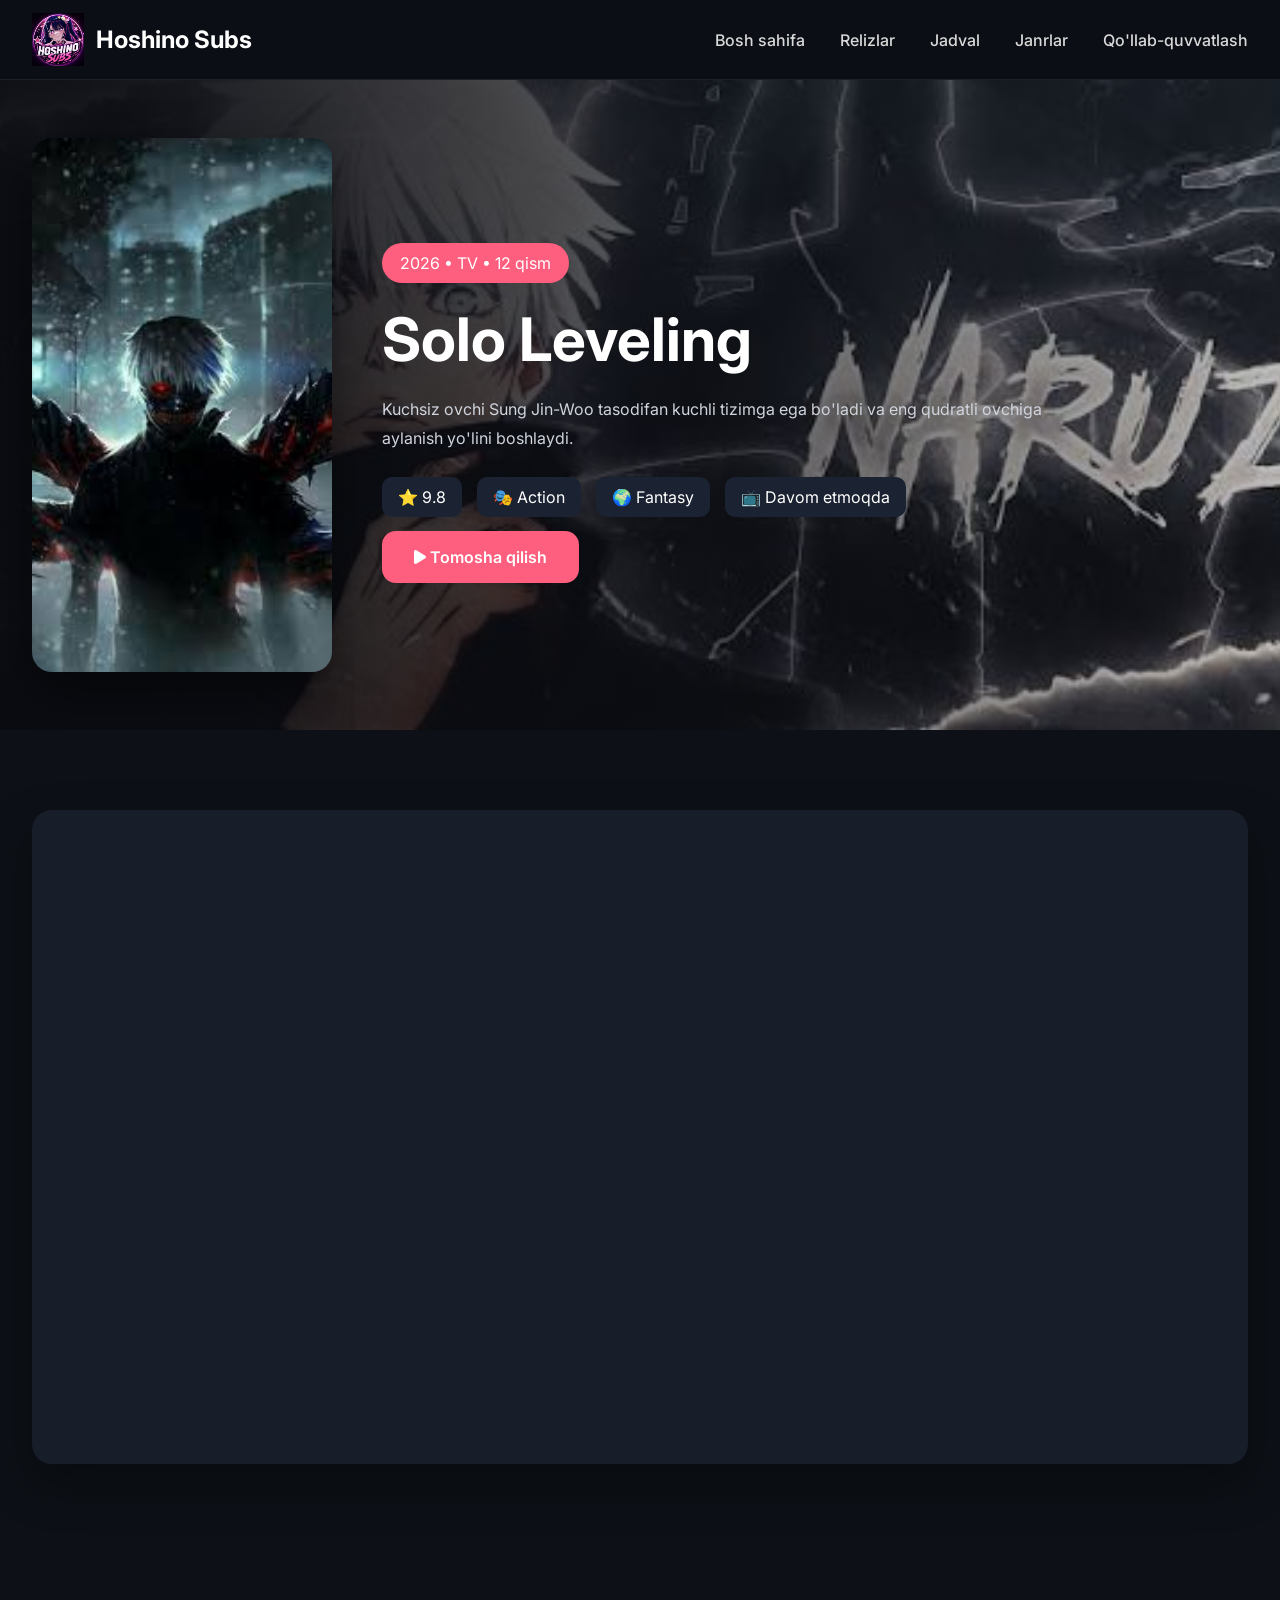
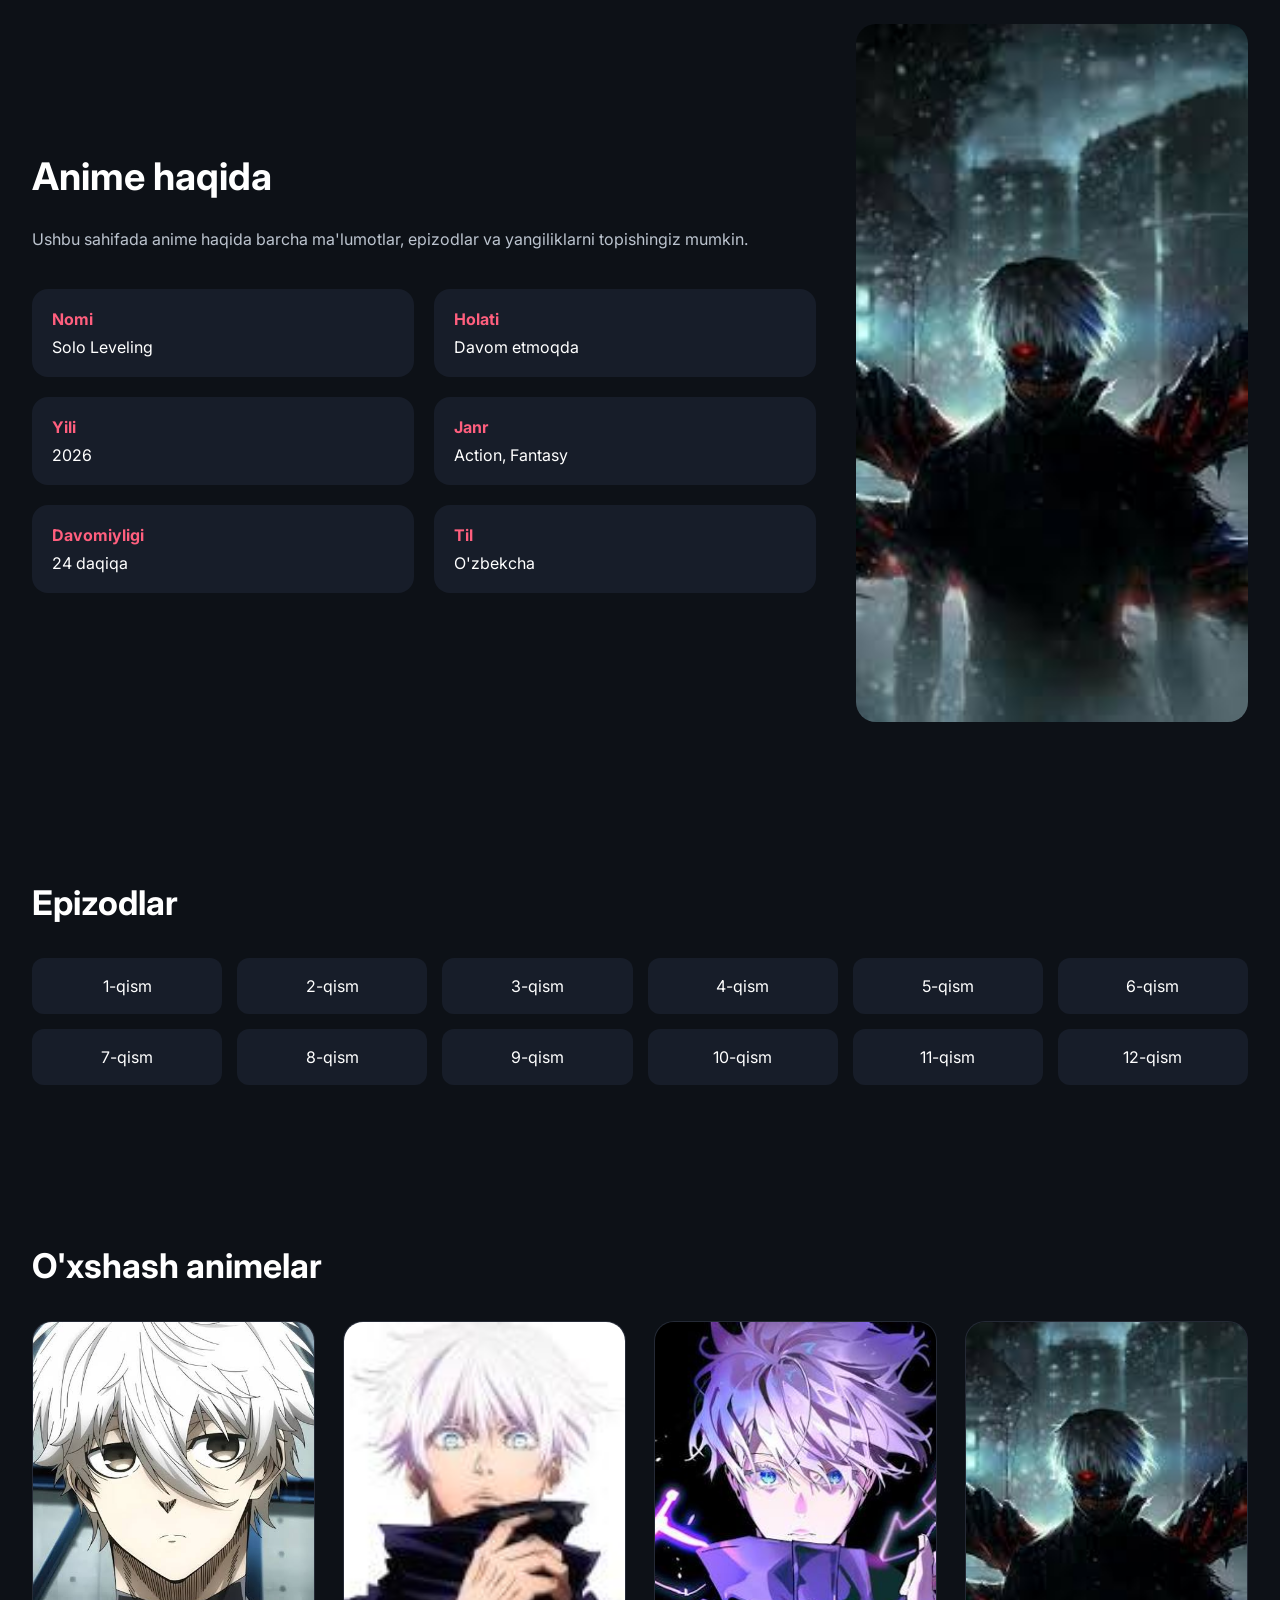
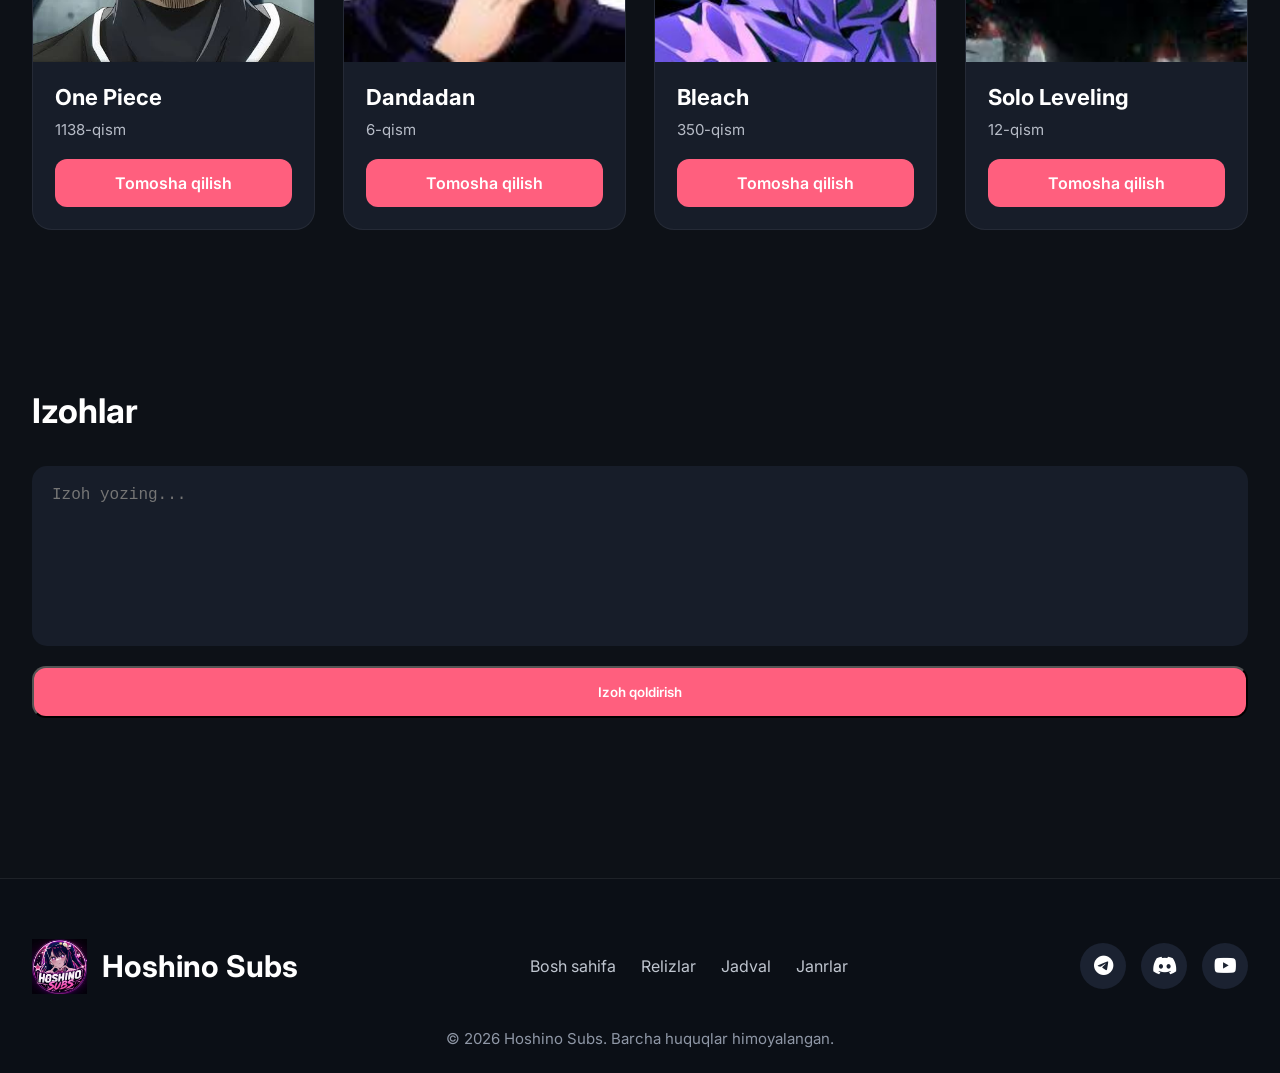
<file: anime.html>
<!DOCTYPE html>
<html lang="uz">

<head>

    <meta charset="UTF-8">

    <meta name="viewport" content="width=device-width, initial-scale=1.0">

    <title>Anime | Hoshino Subs</title>

    <link rel="stylesheet" href="style.css">

    <link rel="preconnect" href="https://fonts.googleapis.com">

    <link rel="preconnect" href="https://fonts.gstatic.com" crossorigin>

    <link href="https://fonts.googleapis.com/css2?family=Inter:wght@300;400;500;600;700;800&display=swap" rel="stylesheet">

    <link rel="stylesheet"
        href="https://cdnjs.cloudflare.com/ajax/libs/font-awesome/6.7.2/css/all.min.css">

</head>

<body>

<header>

    <div class="container">

        <a href="index.html" class="logo">

            <img src="img/logo.png" alt="">

            <span>Hoshino Subs</span>

        </a>

        <nav>

            <a href="index.html">Bosh sahifa</a>

            <a href="relizlar.html">Relizlar</a>

            <a href="jadval.html">Jadval</a>

            <a href="janrlar.html">Janrlar</a>

            <a href="qollab-quvvatlash.html">Qo'llab-quvvatlash</a>

        </nav>

    </div>

</header>

<main>

<section class="anime-hero">

    <img src="img/banner1.jpg" class="anime-bg" alt="">

    <div class="anime-overlay"></div>

    <div class="container anime-content">

        <img src="img/anime1.jpg" class="anime-poster" alt="">

        <div class="anime-info">

            <span class="badge">2026 • TV • 12 qism</span>

            <h1>Solo Leveling</h1>

            <p>

                Kuchsiz ovchi Sung Jin-Woo tasodifan
                kuchli tizimga ega bo'ladi va
                eng qudratli ovchiga aylanish yo'lini boshlaydi.

            </p>

            <div class="anime-meta">

                <span>⭐ 9.8</span>

                <span>🎭 Action</span>

                <span>🌍 Fantasy</span>

                <span>📺 Davom etmoqda</span>

            </div>

            <a href="#player" class="btn-primary">

                <i class="fa-solid fa-play"></i>

                Tomosha qilish

            </a>

        </div>

    </div>

</section>
<!-- PLAYER -->

<section class="player-section container" id="player">

    <div class="player-box">

        <iframe
            src="https://www.youtube.com/embed/dQw4w9WgXcQ"
            title="Anime Player"
            allowfullscreen>
        </iframe>

    </div>

</section>

<!-- ANIME HAQIDA -->

<section class="anime-details container">

    <div class="details-left">

        <h2>Anime haqida</h2>

        <p>

            Ushbu sahifada anime haqida barcha ma'lumotlar,
            epizodlar va yangiliklarni topishingiz mumkin.

        </p>

        <div class="info-grid">

            <div>

                <h4>Nomi</h4>

                <span>Solo Leveling</span>

            </div>

            <div>

                <h4>Holati</h4>

                <span>Davom etmoqda</span>

            </div>

            <div>

                <h4>Yili</h4>

                <span>2026</span>

            </div>

            <div>

                <h4>Janr</h4>

                <span>Action, Fantasy</span>

            </div>

            <div>

                <h4>Davomiyligi</h4>

                <span>24 daqiqa</span>

            </div>

            <div>

                <h4>Til</h4>

                <span>O'zbekcha</span>

            </div>

        </div>

    </div>

    <aside class="details-right">

        <img src="img/anime1.jpg" alt="Anime">

    </aside>

</section>

<!-- EPIZODLAR -->

<section class="episodes-list container">

    <div class="section-header">

        <h2>Epizodlar</h2>

    </div>

    <div class="episodes-grid">

        <a href="#" class="episode-item">1-qism</a>
        <a href="#" class="episode-item">2-qism</a>
        <a href="#" class="episode-item">3-qism</a>
        <a href="#" class="episode-item">4-qism</a>
        <a href="#" class="episode-item">5-qism</a>
        <a href="#" class="episode-item">6-qism</a>
        <a href="#" class="episode-item">7-qism</a>
        <a href="#" class="episode-item">8-qism</a>
        <a href="#" class="episode-item">9-qism</a>
        <a href="#" class="episode-item">10-qism</a>
        <a href="#" class="episode-item">11-qism</a>
        <a href="#" class="episode-item">12-qism</a>

    </div>

</section>
<!-- O'XSHASH ANIMELAR -->

<section class="recommended container">

    <div class="section-header">

        <h2>O'xshash animelar</h2>

    </div>

    <div class="episode-grid">

        <div class="card">

            <img src="img/anime2.jpg" alt="">

            <div class="card-content">

                <h3>One Piece</h3>

                <p>1138-qism</p>

                <a href="anime.html" class="watch-btn">
                    Tomosha qilish
                </a>

            </div>

        </div>

        <div class="card">

            <img src="img/anime3.jpg" alt="">

            <div class="card-content">

                <h3>Dandadan</h3>

                <p>6-qism</p>

                <a href="anime.html" class="watch-btn">
                    Tomosha qilish
                </a>

            </div>

        </div>

        <div class="card">

            <img src="img/anime4.jpg" alt="">

            <div class="card-content">

                <h3>Bleach</h3>

                <p>350-qism</p>

                <a href="anime.html" class="watch-btn">
                    Tomosha qilish
                </a>

            </div>

        </div>

        <div class="card">

            <img src="img/anime1.jpg" alt="">

            <div class="card-content">

                <h3>Solo Leveling</h3>

                <p>12-qism</p>

                <a href="anime.html" class="watch-btn">
                    Tomosha qilish
                </a>

            </div>

        </div>

    </div>

</section>

<!-- IZOHLAR -->

<section class="comments container">

    <div class="section-header">

        <h2>Izohlar</h2>

    </div>

    <div class="comment-box">

        <textarea placeholder="Izoh yozing..."></textarea>

        <button class="btn-primary">

            Izoh qoldirish

        </button>

    </div>

</section>

</main>

<footer class="footer">

    <div class="container footer-content">

        <div class="footer-logo">

            <img src="img/logo.png" alt="">

            <h2>Hoshino Subs</h2>

        </div>

        <div class="footer-links">

            <a href="index.html">Bosh sahifa</a>

            <a href="relizlar.html">Relizlar</a>

            <a href="jadval.html">Jadval</a>

            <a href="janrlar.html">Janrlar</a>

        </div>

        <div class="footer-social">

            <a href="#"><i class="fa-brands fa-telegram"></i></a>

            <a href="#"><i class="fa-brands fa-discord"></i></a>

            <a href="#"><i class="fa-brands fa-youtube"></i></a>

        </div>

    </div>

    <div class="copyright">

        © 2026 Hoshino Subs. Barcha huquqlar himoyalangan.

    </div>

</footer>

<script src="script.js"></script>

</body>
</html>
</file>
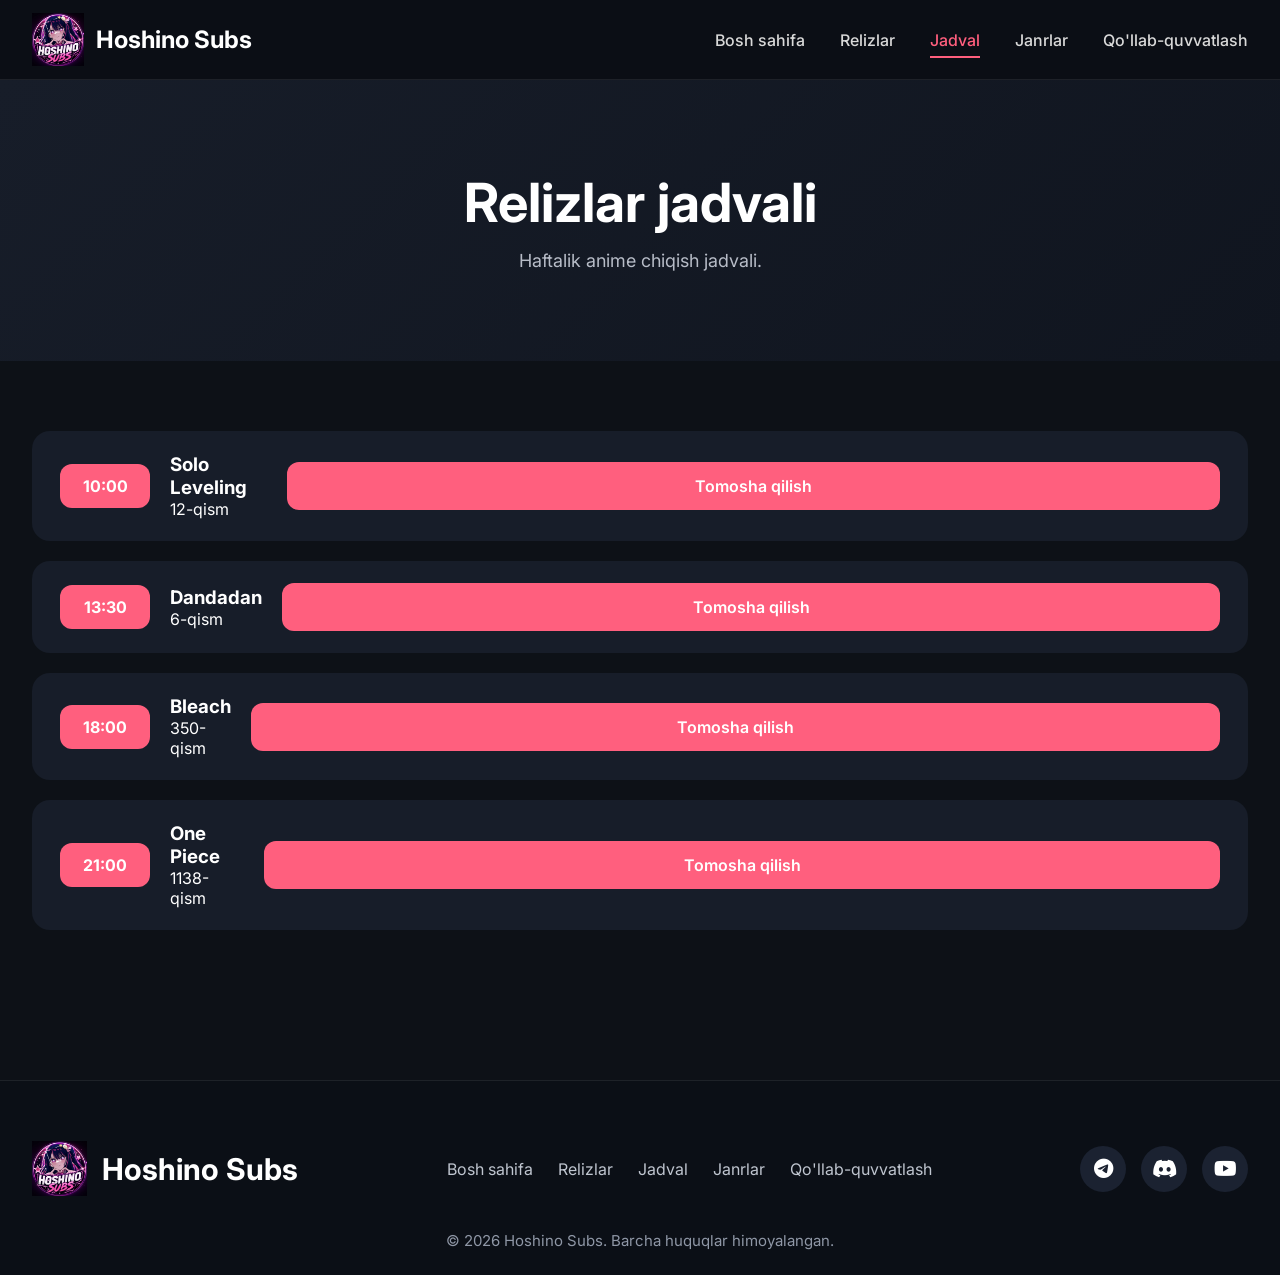
<file: jadval.html>
<!DOCTYPE html>
<html lang="uz">

<head>

    <meta charset="UTF-8">

    <meta name="viewport" content="width=device-width, initial-scale=1.0">

    <title>Jadval | Hoshino Subs</title>

    <link rel="stylesheet" href="style.css">

    <link rel="preconnect" href="https://fonts.googleapis.com">

    <link rel="preconnect" href="https://fonts.gstatic.com" crossorigin>

    <link href="https://fonts.googleapis.com/css2?family=Inter:wght@300;400;500;600;700;800&display=swap" rel="stylesheet">

    <link rel="stylesheet"
    href="https://cdnjs.cloudflare.com/ajax/libs/font-awesome/6.7.2/css/all.min.css">

</head>

<body>

<header>

    <div class="container">

        <a href="index.html" class="logo">

            <img src="img/logo.png" alt="">

            <span>Hoshino Subs</span>

        </a>

        <nav>

            <a href="index.html">Bosh sahifa</a>

            <a href="relizlar.html">Relizlar</a>

            <a href="jadval.html" class="active">Jadval</a>

            <a href="janrlar.html">Janrlar</a>

            <a href="qollab-quvvatlash.html">Qo'llab-quvvatlash</a>

        </nav>

    </div>

</header>

<main>

<section class="page-hero">

    <div class="container">

        <h1>Relizlar jadvali</h1>

        <p>Haftalik anime chiqish jadvali.</p>

    </div>

</section>

<section class="container schedule-page">



    <div class="schedule-list">

        <div class="schedule-item">

            <span class="time">10:00</span>

            <div>

                <h3>Solo Leveling</h3>

                <p>12-qism</p>

            </div>

            <a href="anime.html" class="watch-btn">

                Tomosha qilish

            </a>

        </div>

        <div class="schedule-item">

            <span class="time">13:30</span>

            <div>

                <h3>Dandadan</h3>

                <p>6-qism</p>

            </div>

            <a href="anime.html" class="watch-btn">

                Tomosha qilish

            </a>

        </div>

        <div class="schedule-item">

            <span class="time">18:00</span>

            <div>

                <h3>Bleach</h3>

                <p>350-qism</p>

            </div>

            <a href="anime.html" class="watch-btn">

                Tomosha qilish

            </a>

        </div>

        <div class="schedule-item">

            <span class="time">21:00</span>

            <div>

                <h3>One Piece</h3>

                <p>1138-qism</p>

            </div>

            <a href="anime.html" class="watch-btn">

                Tomosha qilish

            </a>

        </div>

    </div>

</section>
<footer class="footer">

    <div class="container footer-content">

        <div class="footer-logo">

            <img src="img/logo.png" alt="">

            <h2>Hoshino Subs</h2>

        </div>

        <div class="footer-links">

            <a href="index.html">Bosh sahifa</a>

            <a href="relizlar.html">Relizlar</a>

            <a href="jadval.html">Jadval</a>

            <a href="janrlar.html">Janrlar</a>

            <a href="qollab-quvvatlash.html">Qo'llab-quvvatlash</a>

        </div>

        <div class="footer-social">

            <a href="#"><i class="fa-brands fa-telegram"></i></a>

            <a href="#"><i class="fa-brands fa-discord"></i></a>

            <a href="#"><i class="fa-brands fa-youtube"></i></a>

        </div>

    </div>

    <div class="copyright">

        © 2026 Hoshino Subs. Barcha huquqlar himoyalangan.

    </div>

</footer>

</main>

<script src="script.js"></script>

</body>
</html>
</file>
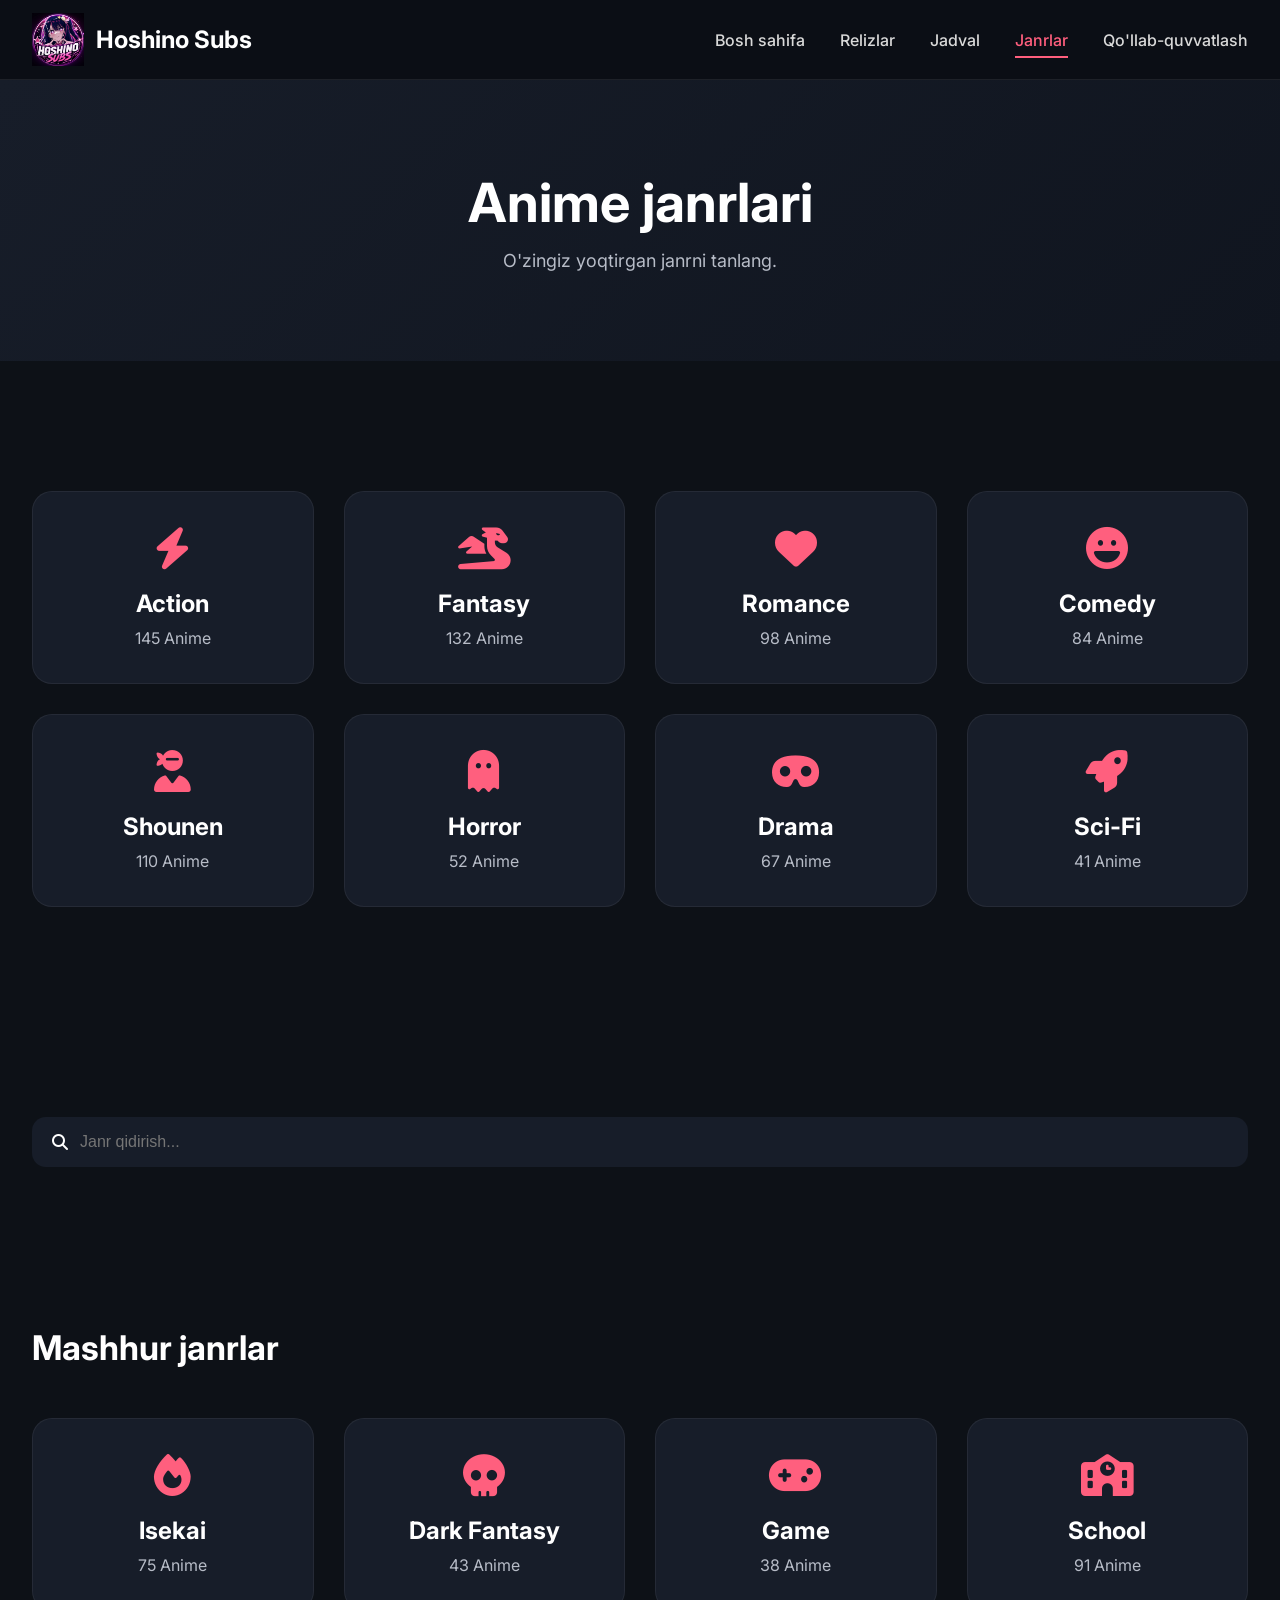
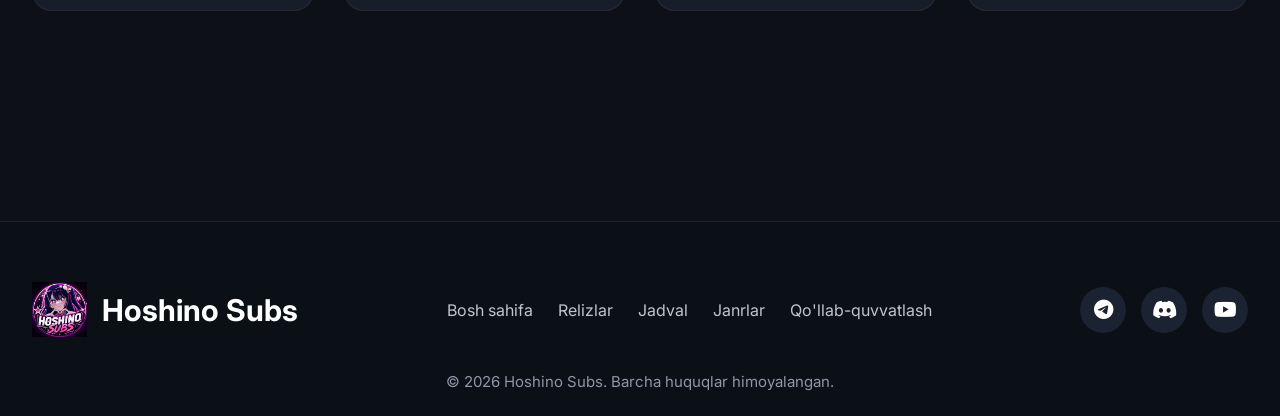
<file: janrlar.html>
<!DOCTYPE html>
<html lang="uz">

<head>

    <meta charset="UTF-8">

    <meta name="viewport" content="width=device-width, initial-scale=1.0">

    <title>Janrlar | Hoshino Subs</title>

    <link rel="stylesheet" href="style.css">

    <link rel="preconnect" href="https://fonts.googleapis.com">

    <link rel="preconnect" href="https://fonts.gstatic.com" crossorigin>

    <link href="https://fonts.googleapis.com/css2?family=Inter:wght@300;400;500;600;700;800&display=swap" rel="stylesheet">

    <link rel="stylesheet"
    href="https://cdnjs.cloudflare.com/ajax/libs/font-awesome/6.7.2/css/all.min.css">

</head>

<body>

<header>

    <div class="container">

        <a href="index.html" class="logo">

            <img src="img/logo.png" alt="">

            <span>Hoshino Subs</span>

        </a>

        <nav>

            <a href="index.html">Bosh sahifa</a>

            <a href="relizlar.html">Relizlar</a>

            <a href="jadval.html">Jadval</a>

            <a href="janrlar.html" class="active">Janrlar</a>

            <a href="qollab-quvvatlash.html">Qo'llab-quvvatlash</a>

        </nav>

    </div>

</header>

<main>

<section class="page-hero">

    <div class="container">

        <h1>Anime janrlari</h1>

        <p>O'zingiz yoqtirgan janrni tanlang.</p>

    </div>

</section>

<section class="container">

    <div class="genre-grid">

        <a href="#" class="genre-card">

            <i class="fa-solid fa-bolt"></i>

            <h3>Action</h3>

            <p>145 Anime</p>

        </a>

        <a href="#" class="genre-card">

            <i class="fa-solid fa-dragon"></i>

            <h3>Fantasy</h3>

            <p>132 Anime</p>

        </a>

        <a href="#" class="genre-card">

            <i class="fa-solid fa-heart"></i>

            <h3>Romance</h3>

            <p>98 Anime</p>

        </a>

        <a href="#" class="genre-card">

            <i class="fa-solid fa-face-laugh"></i>

            <h3>Comedy</h3>

            <p>84 Anime</p>

        </a>

        <a href="#" class="genre-card">

            <i class="fa-solid fa-user-ninja"></i>

            <h3>Shounen</h3>

            <p>110 Anime</p>

        </a>

        <a href="#" class="genre-card">

            <i class="fa-solid fa-ghost"></i>

            <h3>Horror</h3>

            <p>52 Anime</p>

        </a>

        <a href="#" class="genre-card">

            <i class="fa-solid fa-mask"></i>

            <h3>Drama</h3>

            <p>67 Anime</p>

        </a>

        <a href="#" class="genre-card">

            <i class="fa-solid fa-rocket"></i>

            <h3>Sci-Fi</h3>

            <p>41 Anime</p>

        </a>

    </div>

</section>
<section class="container">

    <div class="search-box">

        <i class="fa-solid fa-magnifying-glass"></i>

        <input type="text" placeholder="Janr qidirish...">

    </div>

</section>

<section class="container">

    <div class="section-header">

        <h2>Mashhur janrlar</h2>

    </div>

    <div class="genre-grid">

        <a href="#" class="genre-card">

            <i class="fa-solid fa-fire"></i>

            <h3>Isekai</h3>

            <p>75 Anime</p>

        </a>

        <a href="#" class="genre-card">

            <i class="fa-solid fa-skull"></i>

            <h3>Dark Fantasy</h3>

            <p>43 Anime</p>

        </a>

        <a href="#" class="genre-card">

            <i class="fa-solid fa-gamepad"></i>

            <h3>Game</h3>

            <p>38 Anime</p>

        </a>

        <a href="#" class="genre-card">

            <i class="fa-solid fa-school"></i>

            <h3>School</h3>

            <p>91 Anime</p>

        </a>

    </div>

</section>

</main>

<footer class="footer">

    <div class="container footer-content">

        <div class="footer-logo">

            <img src="img/logo.png" alt="">

            <h2>Hoshino Subs</h2>

        </div>

        <div class="footer-links">

            <a href="index.html">Bosh sahifa</a>

            <a href="relizlar.html">Relizlar</a>

            <a href="jadval.html">Jadval</a>

            <a href="janrlar.html">Janrlar</a>

            <a href="qollab-quvvatlash.html">Qo'llab-quvvatlash</a>

        </div>

        <div class="footer-social">

            <a href="#"><i class="fa-brands fa-telegram"></i></a>

            <a href="#"><i class="fa-brands fa-discord"></i></a>

            <a href="#"><i class="fa-brands fa-youtube"></i></a>

        </div>

    </div>

    <div class="copyright">

        © 2026 Hoshino Subs. Barcha huquqlar himoyalangan.

    </div>

</footer>

<script src="script.js"></script>

</body>
</html>
</file>
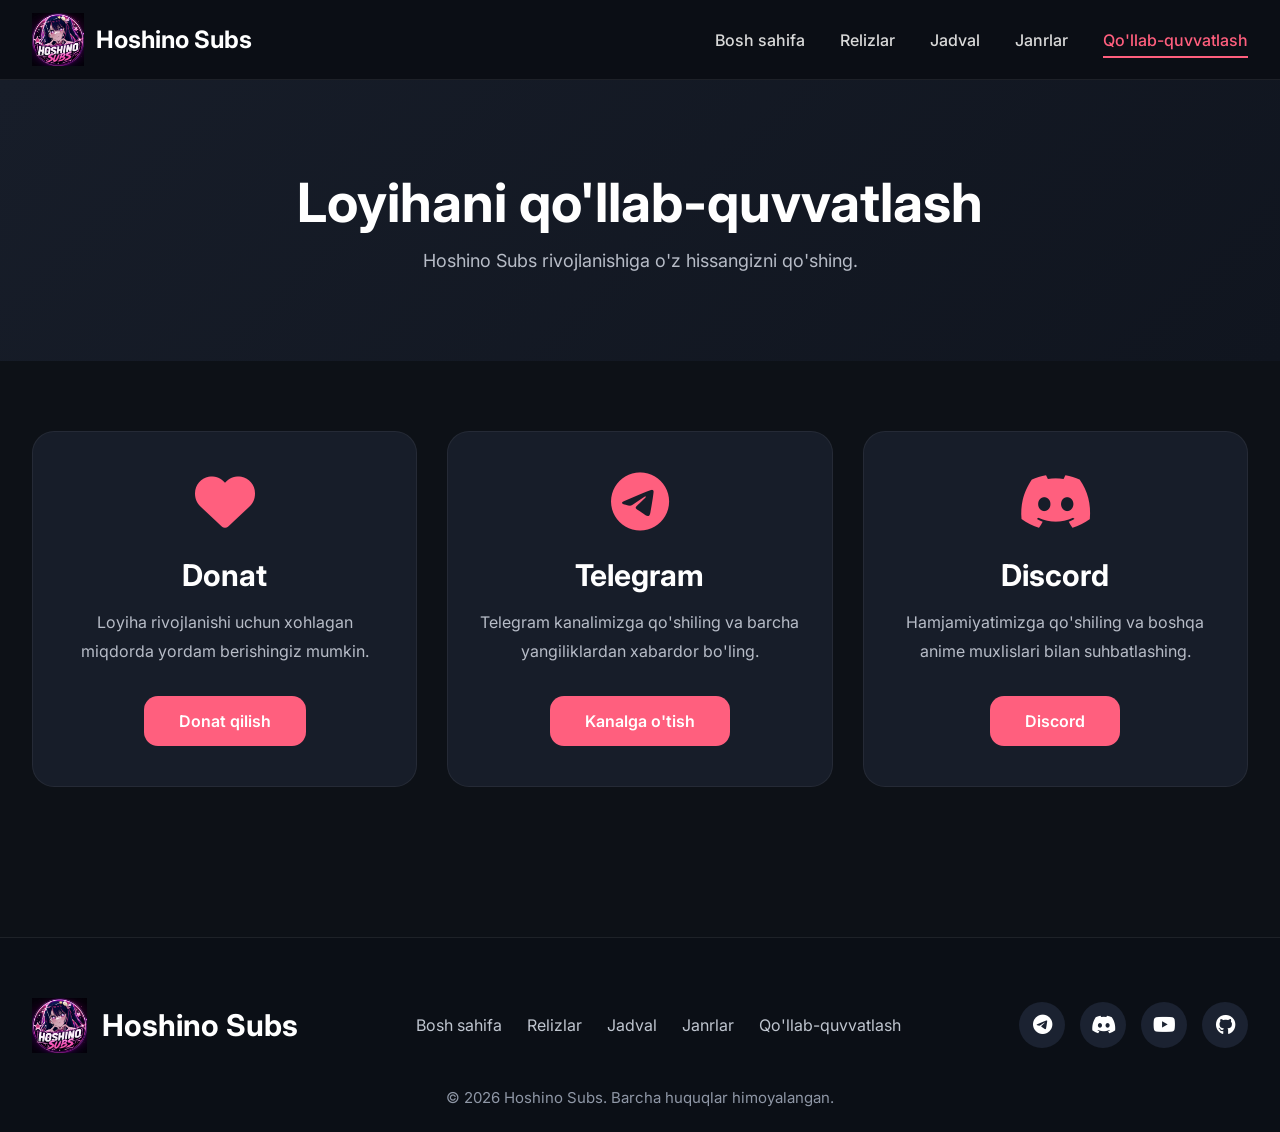
<file: qollab-quvvatlash.html>
<!DOCTYPE html>
<html lang="uz">

<head>

    <meta charset="UTF-8">

    <meta name="viewport" content="width=device-width, initial-scale=1.0">

    <title>Qo'llab-quvvatlash | Hoshino Subs</title>

    <link rel="stylesheet" href="style.css">

    <link rel="preconnect" href="https://fonts.googleapis.com">

    <link rel="preconnect" href="https://fonts.gstatic.com" crossorigin>

    <link href="https://fonts.googleapis.com/css2?family=Inter:wght@300;400;500;600;700;800&display=swap" rel="stylesheet">

    <link rel="stylesheet"
    href="https://cdnjs.cloudflare.com/ajax/libs/font-awesome/6.7.2/css/all.min.css">

</head>

<body>

<header>

    <div class="container">

        <a href="index.html" class="logo">

            <img src="img/logo.png" alt="">

            <span>Hoshino Subs</span>

        </a>

        <nav>

            <a href="index.html">Bosh sahifa</a>

            <a href="relizlar.html">Relizlar</a>

            <a href="jadval.html">Jadval</a>

            <a href="janrlar.html">Janrlar</a>

            <a href="qollab-quvvatlash.html" class="active">Qo'llab-quvvatlash</a>

        </nav>

    </div>

</header>

<main>

<section class="page-hero">

    <div class="container">

        <h1>Loyihani qo'llab-quvvatlash</h1>

        <p>
            Hoshino Subs rivojlanishiga o'z hissangizni qo'shing.
        </p>

    </div>

</section>

<section class="container support-grid">

    <div class="support-card">

        <i class="fa-solid fa-heart"></i>

        <h2>Donat</h2>

        <p>

            Loyiha rivojlanishi uchun xohlagan miqdorda
            yordam berishingiz mumkin.

        </p>

        <a href="#" class="btn-primary">

            Donat qilish

        </a>

    </div>

    <div class="support-card">

        <i class="fa-brands fa-telegram"></i>

        <h2>Telegram</h2>

        <p>

            Telegram kanalimizga qo'shiling va
            barcha yangiliklardan xabardor bo'ling.

        </p>

        <a href="#" class="btn-primary">

            Kanalga o'tish

        </a>

    </div>

    <div class="support-card">

        <i class="fa-brands fa-discord"></i>

        <h2>Discord</h2>

        <p>

            Hamjamiyatimizga qo'shiling va
            boshqa anime muxlislari bilan suhbatlashing.

        </p>

        <a href="#" class="btn-primary">

            Discord

        </a>

    </div>

</section>
</main>

<footer class="footer">

    <div class="container footer-content">

        <div class="footer-logo">

            <img src="img/logo.png" alt="">

            <h2>Hoshino Subs</h2>

        </div>

        <div class="footer-links">

            <a href="index.html">Bosh sahifa</a>

            <a href="relizlar.html">Relizlar</a>

            <a href="jadval.html">Jadval</a>

            <a href="janrlar.html">Janrlar</a>

            <a href="qollab-quvvatlash.html">Qo'llab-quvvatlash</a>

        </div>

        <div class="footer-social">

            <a href="#"><i class="fa-brands fa-telegram"></i></a>

            <a href="#"><i class="fa-brands fa-discord"></i></a>

            <a href="#"><i class="fa-brands fa-youtube"></i></a>

            <a href="#"><i class="fa-brands fa-github"></i></a>

        </div>

    </div>

    <div class="copyright">

        © 2026 Hoshino Subs. Barcha huquqlar himoyalangan.

    </div>

</footer>

<script src="script.js"></script>

</body>
</html>
</file>
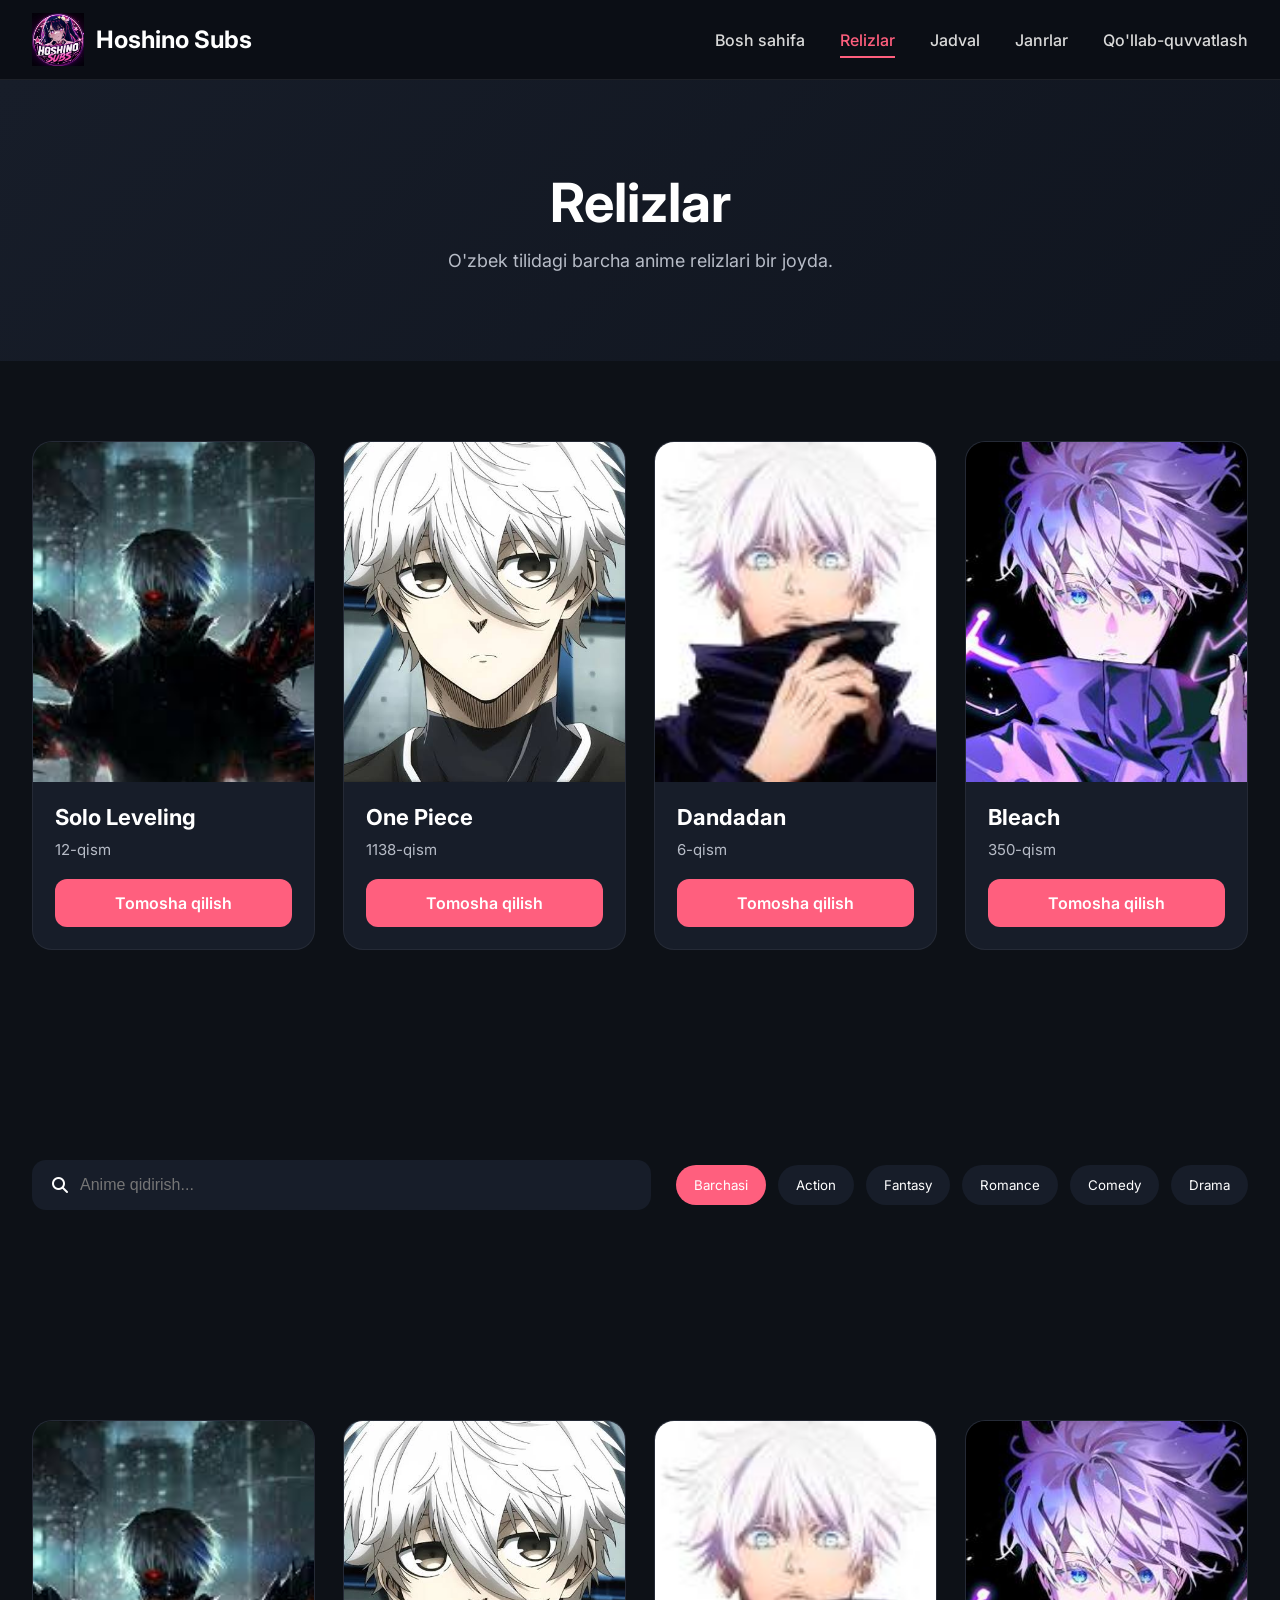
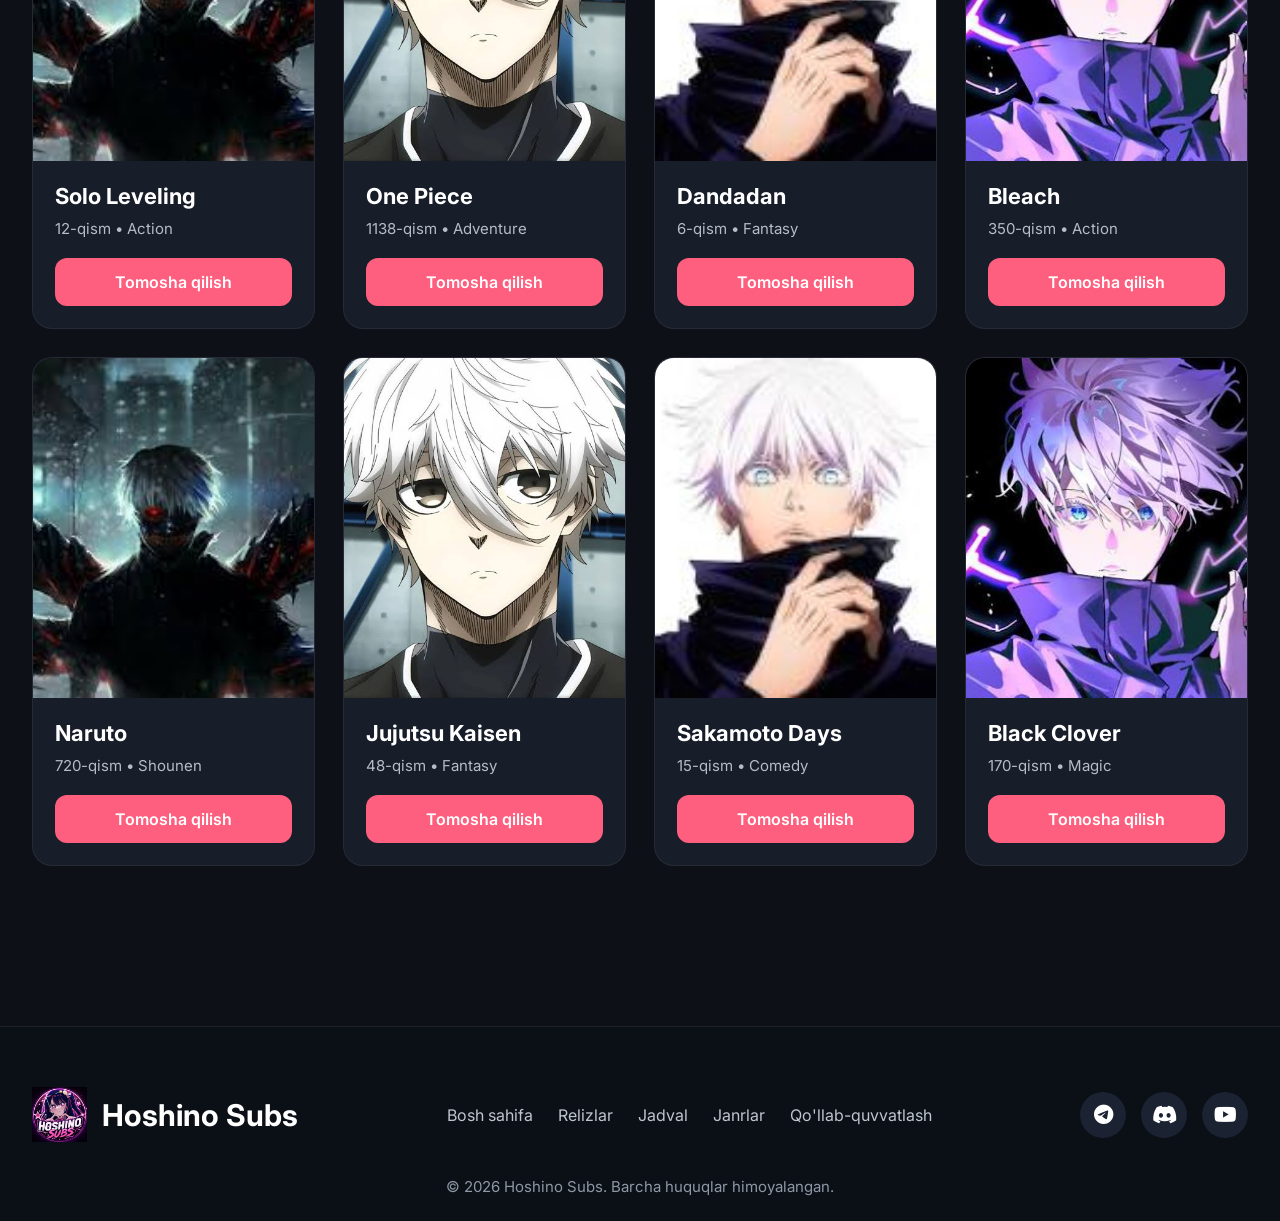
<file: relizlar.html>
<!DOCTYPE html>
<html lang="uz">

<head>

    <meta charset="UTF-8">

    <meta name="viewport" content="width=device-width, initial-scale=1.0">

    <title>Relizlar | Hoshino Subs</title>

    <link rel="stylesheet" href="style.css">

    <link rel="preconnect" href="https://fonts.googleapis.com">

    <link rel="preconnect" href="https://fonts.gstatic.com" crossorigin>

    <link href="https://fonts.googleapis.com/css2?family=Inter:wght@300;400;500;600;700;800&display=swap" rel="stylesheet">

    <link rel="stylesheet"
        href="https://cdnjs.cloudflare.com/ajax/libs/font-awesome/6.7.2/css/all.min.css">

</head>

<body>

<header>

    <div class="container">

        <a href="index.html" class="logo">

            <img src="img/logo.png" alt="Logo">

            <span>Hoshino Subs</span>

        </a>

        <nav>

            <a href="index.html">Bosh sahifa</a>

            <a href="relizlar.html" class="active">Relizlar</a>

            <a href="jadval.html">Jadval</a>

            <a href="janrlar.html">Janrlar</a>

            <a href="qollab-quvvatlash.html">Qo'llab-quvvatlash</a>

        </nav>

    </div>

</header>

<main>

<section class="page-hero">

    <div class="container">

        <h1>Relizlar</h1>

        <p>

            O'zbek tilidagi barcha anime relizlari bir joyda.

        </p>

    </div>

</section>

<section class="container">

    <div class="release-grid">

        <div class="card">

            <img src="img/anime1.jpg" alt="">

            <div class="card-content">

                <h3>Solo Leveling</h3>

                <p>12-qism</p>

                <a href="anime.html" class="watch-btn">

                    Tomosha qilish

                </a>

            </div>

        </div>

        <div class="card">

            <img src="img/anime2.jpg" alt="">

            <div class="card-content">

                <h3>One Piece</h3>

                <p>1138-qism</p>

                <a href="anime.html" class="watch-btn">

                    Tomosha qilish

                </a>

            </div>

        </div>

        <div class="card">

            <img src="img/anime3.jpg" alt="">

            <div class="card-content">

                <h3>Dandadan</h3>

                <p>6-qism</p>

                <a href="anime.html" class="watch-btn">

                    Tomosha qilish

                </a>

            </div>

        </div>

        <div class="card">

            <img src="img/anime4.jpg" alt="">

            <div class="card-content">

                <h3>Bleach</h3>

                <p>350-qism</p>

                <a href="anime.html" class="watch-btn">

                    Tomosha qilish

                </a>

            </div>

        </div>

    </div>

</section>
<!-- FILTR VA QIDIRUV -->

<section class="container releases-tools">

    <div class="search-box">

        <i class="fa-solid fa-magnifying-glass"></i>

        <input type="text" placeholder="Anime qidirish...">

    </div>

    <div class="genre-filter">

        <button class="genre-btn active">Barchasi</button>

        <button class="genre-btn">Action</button>

        <button class="genre-btn">Fantasy</button>

        <button class="genre-btn">Romance</button>

        <button class="genre-btn">Comedy</button>

        <button class="genre-btn">Drama</button>

    </div>

</section>

<!-- BARCHA RELIZLAR -->

<section class="container">

    <div class="release-grid">

        <div class="card">

            <img src="img/anime1.jpg" alt="">

            <div class="card-content">

                <h3>Solo Leveling</h3>

                <p>12-qism • Action</p>

                <a href="anime.html" class="watch-btn">Tomosha qilish</a>

            </div>

        </div>

        <div class="card">

            <img src="img/anime2.jpg" alt="">

            <div class="card-content">

                <h3>One Piece</h3>

                <p>1138-qism • Adventure</p>

                <a href="anime.html" class="watch-btn">Tomosha qilish</a>

            </div>

        </div>

        <div class="card">

            <img src="img/anime3.jpg" alt="">

            <div class="card-content">

                <h3>Dandadan</h3>

                <p>6-qism • Fantasy</p>

                <a href="anime.html" class="watch-btn">Tomosha qilish</a>

            </div>

        </div>

        <div class="card">

            <img src="img/anime4.jpg" alt="">

            <div class="card-content">

                <h3>Bleach</h3>

                <p>350-qism • Action</p>

                <a href="anime.html" class="watch-btn">Tomosha qilish</a>

            </div>

        </div>

        <div class="card">

            <img src="img/anime1.jpg" alt="">

            <div class="card-content">

                <h3>Naruto</h3>

                <p>720-qism • Shounen</p>

                <a href="anime.html" class="watch-btn">Tomosha qilish</a>

            </div>

        </div>

        <div class="card">

            <img src="img/anime2.jpg" alt="">

            <div class="card-content">

                <h3>Jujutsu Kaisen</h3>

                <p>48-qism • Fantasy</p>

                <a href="anime.html" class="watch-btn">Tomosha qilish</a>

            </div>

        </div>

        <div class="card">

            <img src="img/anime3.jpg" alt="">

            <div class="card-content">

                <h3>Sakamoto Days</h3>

                <p>15-qism • Comedy</p>

                <a href="anime.html" class="watch-btn">Tomosha qilish</a>

            </div>

        </div>

        <div class="card">

            <img src="img/anime4.jpg" alt="">

            <div class="card-content">

                <h3>Black Clover</h3>

                <p>170-qism • Magic</p>

                <a href="anime.html" class="watch-btn">Tomosha qilish</a>

            </div>

        </div>

    </div>

</section>

</main>

<footer class="footer">

    <div class="container footer-content">

        <div class="footer-logo">

            <img src="img/logo.png" alt="">

            <h2>Hoshino Subs</h2>

        </div>

        <div class="footer-links">

            <a href="index.html">Bosh sahifa</a>

            <a href="relizlar.html">Relizlar</a>

            <a href="jadval.html">Jadval</a>

            <a href="janrlar.html">Janrlar</a>

            <a href="qollab-quvvatlash.html">Qo'llab-quvvatlash</a>

        </div>

        <div class="footer-social">

            <a href="#"><i class="fa-brands fa-telegram"></i></a>

            <a href="#"><i class="fa-brands fa-discord"></i></a>

            <a href="#"><i class="fa-brands fa-youtube"></i></a>

        </div>

    </div>

    <div class="copyright">

        © 2026 Hoshino Subs. Barcha huquqlar himoyalangan.

    </div>

</footer>

<script src="script.js"></script>

</body>
</html>
</file>
<file: style.css>
/* ===========================
   HOSHINO SUBS
   STYLE.CSS
=========================== */

*{
    margin:0;
    padding:0;
    box-sizing:border-box;
}

html{
    scroll-behavior:smooth;
}

body{

    font-family:"Inter",sans-serif;

    background:#0d1117;

    color:#ffffff;

    overflow-x:hidden;

}

img{

    width:100%;

    display:block;

}

a{

    color:inherit;

    text-decoration:none;

}

ul{

    list-style:none;

}

button{

    font-family:inherit;

    cursor:pointer;

}

.container{

    width:95%;

    max-width:1400px;

    margin:auto;

}

/*==========================
        HEADER
==========================*/

header{

    position:fixed;

    top:0;

    left:0;

    width:100%;

    height:80px;

    z-index:1000;

    background:rgba(12,15,22,.85);

    backdrop-filter:blur(18px);

    border-bottom:1px solid rgba(255,255,255,.08);

}

header .container{

    height:100%;

    display:flex;

    justify-content:space-between;

    align-items:center;

}

.logo{

    display:flex;

    align-items:center;

    gap:12px;

    font-size:24px;

    font-weight:700;

}

.logo img{

    width:52px;

}

nav{

    display:flex;

    gap:35px;

}

nav a{

    color:#d9d9d9;

    transition:.3s;

    position:relative;

    font-weight:500;

}

nav a:hover{

    color:#ff5f7e;

}

nav a.active{

    color:#ff5f7e;

}

nav a::after{

    content:"";

    position:absolute;

    left:0;

    bottom:-8px;

    width:0;

    height:2px;

    background:#ff5f7e;

    transition:.3s;

}

nav a:hover::after,

nav a.active::after{

    width:100%;

}

.icons{

    display:flex;

    align-items:center;

    gap:14px;

}

.icons i{

    width:42px;

    height:42px;

    display:flex;

    justify-content:center;

    align-items:center;

    border-radius:50%;

    background:#1b2231;

    transition:.3s;

    cursor:pointer;

}

.icons i:hover{

    background:#ff5f7e;

    transform:translateY(-3px);

}

/*==========================
       SECTION
==========================*/

section{

    padding:80px 0;

}

.section-header{

    display:flex;

    justify-content:space-between;

    align-items:center;

    margin-bottom:35px;

}

.section-header h2{

    font-size:34px;

    font-weight:700;

}

.section-header a{

    color:#ff5f7e;

    transition:.3s;

}

.section-header a:hover{

    color:white;

}
/*==========================
        HERO
==========================*/

.hero{

    position:relative;

    margin-top:80px;

    height:700px;

    overflow:hidden;

}

.slider{

    width:100%;

    height:100%;

    position:absolute;

    inset:0;

}

.slide{

    position:absolute;

    inset:0;

    opacity:0;

    transition:1s;

}

.slide.active{

    opacity:1;

}

.slide img{

    width:100%;

    height:100%;

    object-fit:cover;

}

.hero-overlay{

    position:absolute;

    inset:0;

    background:linear-gradient(
        90deg,
        rgba(8,10,15,.95) 5%,
        rgba(8,10,15,.55) 45%,
        rgba(8,10,15,.15) 100%
    );

    z-index:2;

}

.hero-content{

    position:relative;

    z-index:3;

    height:700px;

    display:flex;

    flex-direction:column;

    justify-content:center;

    max-width:650px;

}

.hero-badge{

    display:inline-block;

    width:max-content;

    padding:10px 22px;

    border-radius:50px;

    background:#ff5f7e;

    font-size:15px;

    margin-bottom:25px;

}

.hero-content h1{

    font-size:64px;

    line-height:1.1;

    margin-bottom:20px;

    font-weight:800;

}

.hero-content p{

    font-size:18px;

    color:#d2d2d2;

    line-height:1.8;

    margin-bottom:35px;

}

.hero-buttons{

    display:flex;

    gap:18px;

}

.btn-primary{

    background:#ff5f7e;

    color:#fff;

    padding:16px 32px;

    border-radius:14px;

    font-weight:600;

    transition:.3s;

}

.btn-primary:hover{

    transform:translateY(-4px);

    background:#ff3d67;

}

.btn-secondary{

    border:2px solid rgba(255,255,255,.2);

    color:white;

    padding:16px 32px;

    border-radius:14px;

    transition:.3s;

}

.btn-secondary:hover{

    background:white;

    color:#111;

}

.slider-dots{

    position:absolute;

    left:50%;

    bottom:35px;

    transform:translateX(-50%);

    display:flex;

    gap:12px;

    z-index:4;

}

.dot{

    width:14px;

    height:14px;

    border-radius:50%;

    background:rgba(255,255,255,.4);

    cursor:pointer;

    transition:.3s;

}

.dot.active{

    background:#ff5f7e;

    transform:scale(1.2);

}
/*==========================
     YANGI RELIZLAR
==========================*/

.episodes{

    padding-top:90px;

}

.episode-grid{

    display:grid;

    grid-template-columns:repeat(4,1fr);

    gap:28px;

}

.card{

    background:#171d29;

    border-radius:20px;

    overflow:hidden;

    transition:.35s;

    border:1px solid rgba(255,255,255,.06);

    position:relative;

}

.card:hover{

    transform:translateY(-10px);

    box-shadow:0 20px 45px rgba(0,0,0,.45);

    border-color:#ff5f7e;

}

.card img{

    width:100%;

    height:340px;

    object-fit:cover;

    transition:.4s;

}

.card:hover img{

    transform:scale(1.08);

}

.card-content{

    padding:22px;

}

.status{

    display:inline-block;

    background:#ff5f7e;

    color:#fff;

    padding:6px 14px;

    border-radius:30px;

    font-size:13px;

    margin-bottom:15px;

}

.card-content h3{

    font-size:22px;

    margin-bottom:10px;

    font-weight:700;

}

.card-content p{

    color:#b7bcc7;

    margin-bottom:20px;

    font-size:15px;

}

.watch-btn{

    display:flex;

    justify-content:center;

    align-items:center;

    gap:10px;

    width:100%;

    height:48px;

    border-radius:12px;

    background:#ff5f7e;

    color:white;

    font-weight:600;

    transition:.3s;

}

.watch-btn:hover{

    background:#ff3c67;

    transform:translateY(-2px);

}

/*==========================
      RESPONSIVE
==========================*/

@media (max-width:1200px){

    .episode-grid{

        grid-template-columns:repeat(3,1fr);

    }

}

@media (max-width:900px){

    .episode-grid{

        grid-template-columns:repeat(2,1fr);

    }

}

@media (max-width:600px){

    .episode-grid{

        grid-template-columns:1fr;

    }

    .card img{

        height:300px;

    }

}
/*==========================
    RELIZLAR JADVALI
==========================*/

.schedule{

    padding-top:90px;

}

.days{

    display:flex;

    gap:12px;

    flex-wrap:wrap;

}

.day{

    border:none;

    padding:12px 24px;

    border-radius:30px;

    background:#1a2130;

    color:#fff;

    font-size:15px;

    transition:.3s;

}

.day:hover{

    background:#ff5f7e;

}

.day.active{

    background:#ff5f7e;

}

.schedule-grid{

    display:grid;

    grid-template-columns:repeat(3,1fr);

    gap:25px;

    margin-top:35px;

}

.schedule-card{

    background:#171d29;

    border-radius:18px;

    padding:22px;

    border:1px solid rgba(255,255,255,.06);

    display:flex;

    justify-content:space-between;

    align-items:center;

    gap:18px;

    transition:.35s;

}

.schedule-card:hover{

    transform:translateY(-8px);

    border-color:#ff5f7e;

    box-shadow:0 15px 35px rgba(0,0,0,.4);

}

.schedule-time{

    min-width:80px;

    height:60px;

    border-radius:14px;

    background:#ff5f7e;

    display:flex;

    justify-content:center;

    align-items:center;

    font-size:20px;

    font-weight:700;

}

.schedule-info{

    flex:1;

}

.schedule-info h3{

    font-size:20px;

    margin-bottom:8px;

}

.schedule-info p{

    color:#b9bec9;

}

.schedule-btn{

    padding:12px 18px;

    border-radius:10px;

    background:#232c3d;

    color:#fff;

    transition:.3s;

    white-space:nowrap;

}

.schedule-btn:hover{

    background:#ff5f7e;

}

/*==========================
     MASHHUR ANIMELAR
==========================*/

.popular{

    padding-top:90px;

}

.popular-grid{

    display:grid;

    grid-template-columns:repeat(3,1fr);

    gap:28px;

}

.popular-card{

    background:#171d29;

    border-radius:20px;

    overflow:hidden;

    transition:.35s;

    border:1px solid rgba(255,255,255,.06);

}

.popular-card:hover{

    transform:translateY(-10px);

    border-color:#ff5f7e;

    box-shadow:0 20px 45px rgba(0,0,0,.45);

}

.popular-card img{

    height:300px;

    object-fit:cover;

    transition:.4s;

}

.popular-card:hover img{

    transform:scale(1.08);

}

.popular-info{

    padding:22px;

}

.rating{

    display:inline-block;

    background:#ffc107;

    color:#111;

    font-weight:700;

    padding:6px 12px;

    border-radius:20px;

    margin-bottom:14px;

}

.popular-info h3{

    font-size:24px;

    margin-bottom:10px;

}

.popular-info p{

    color:#b7bcc7;

    margin-bottom:20px;

}

/*==========================
      RESPONSIVE
==========================*/

@media(max-width:1200px){

    .schedule-grid{

        grid-template-columns:repeat(2,1fr);

    }

    .popular-grid{

        grid-template-columns:repeat(2,1fr);

    }

}

@media(max-width:768px){

    .schedule-grid{

        grid-template-columns:1fr;

    }

    .popular-grid{

        grid-template-columns:1fr;

    }

    .schedule-card{

        flex-direction:column;

        text-align:center;

    }

    .schedule-btn{

        width:100%;

        text-align:center;

    }

}
/*==========================
     SO'NGGI VIDEOLAR
==========================*/

.videos{

    padding-top:90px;

}

.video-grid{

    display:grid;

    grid-template-columns:repeat(3,1fr);

    gap:28px;

}

.video-card{

    background:#171d29;

    border-radius:20px;

    overflow:hidden;

    border:1px solid rgba(255,255,255,.06);

    transition:.35s;

}

.video-card:hover{

    transform:translateY(-10px);

    border-color:#ff5f7e;

    box-shadow:0 20px 45px rgba(0,0,0,.45);

}

.video-card img{

    width:100%;

    height:240px;

    object-fit:cover;

    transition:.4s;

}

.video-card:hover img{

    transform:scale(1.08);

}

.video-info{

    padding:22px;

}

.video-info h3{

    font-size:22px;

    margin-bottom:12px;

}

.video-info span{

    color:#aab2c0;

    display:block;

    margin-bottom:18px;

}

/*==========================
        COMMUNITY
==========================*/

.community{

    display:grid;

    grid-template-columns:repeat(2,1fr);

    gap:30px;

    padding:90px 0;

}

.community-card{

    background:linear-gradient(135deg,#1b2333,#121824);

    border-radius:22px;

    padding:45px;

    text-align:center;

    border:1px solid rgba(255,255,255,.06);

    transition:.35s;

}

.community-card:hover{

    transform:translateY(-10px);

    border-color:#ff5f7e;

    box-shadow:0 20px 45px rgba(0,0,0,.45);

}

.community-card i{

    font-size:70px;

    margin-bottom:25px;

}

.telegram i{

    color:#27A7E7;

}

.discord i{

    color:#5865F2;

}

.community-card h2{

    font-size:32px;

    margin-bottom:15px;

}

.community-card p{

    color:#b7bcc7;

    line-height:1.8;

    margin-bottom:30px;

}

.community-btn{

    display:inline-block;

    padding:15px 35px;

    border-radius:12px;

    background:#ff5f7e;

    color:#fff;

    font-weight:600;

    transition:.3s;

}

.community-btn:hover{

    background:#ff3b67;

    transform:scale(1.05);

}

/*==========================
       RESPONSIVE
==========================*/

@media(max-width:1200px){

    .video-grid{

        grid-template-columns:repeat(2,1fr);

    }

}

@media(max-width:768px){

    .video-grid{

        grid-template-columns:1fr;

    }

    .community{

        grid-template-columns:1fr;

    }

    .community-card{

        padding:35px 25px;

    }

    .community-card h2{

        font-size:26px;

    }

}
/*==========================
          FOOTER
==========================*/

.footer{

    background:#0b0f16;

    border-top:1px solid rgba(255,255,255,.08);

    padding:60px 0 25px;

    margin-top:80px;

}

.footer-content{

    display:flex;

    justify-content:space-between;

    align-items:center;

    gap:40px;

    flex-wrap:wrap;

}

.footer-logo{

    display:flex;

    align-items:center;

    gap:15px;

}

.footer-logo img{

    width:55px;

}

.footer-logo h2{

    font-size:30px;

}

.footer-links{

    display:flex;

    gap:25px;

    flex-wrap:wrap;

}

.footer-links a{

    color:#bfc5cf;

    transition:.3s;

}

.footer-links a:hover{

    color:#ff5f7e;

}

.footer-social{

    display:flex;

    gap:15px;

}

.footer-social a{

    width:46px;

    height:46px;

    display:flex;

    justify-content:center;

    align-items:center;

    border-radius:50%;

    background:#1b2231;

    font-size:20px;

    transition:.3s;

}

.footer-social a:hover{

    background:#ff5f7e;

    transform:translateY(-4px);

}

.copyright{

    text-align:center;

    margin-top:35px;

    color:#8f97a6;

    font-size:15px;

}

/*==========================
      SCROLLBAR
==========================*/

::-webkit-scrollbar{

    width:10px;

}

::-webkit-scrollbar-track{

    background:#111722;

}

::-webkit-scrollbar-thumb{

    background:#ff5f7e;

    border-radius:20px;

}

::-webkit-scrollbar-thumb:hover{

    background:#ff3c67;

}

/*==========================
      SELECTION
==========================*/

::selection{

    background:#ff5f7e;

    color:white;

}

/*==========================
      ANIMATIONS
==========================*/

@keyframes fadeUp{

    from{

        opacity:0;

        transform:translateY(40px);

    }

    to{

        opacity:1;

        transform:translateY(0);

    }

}

.hero-content,
.card,
.schedule-card,
.popular-card,
.video-card,
.community-card{

    animation:fadeUp .8s ease;

}

/*==========================
      MOBILE MENU
==========================*/

.burger{

    display:none;

    font-size:28px;

    cursor:pointer;

}

@media(max-width:900px){

    nav{

        display:none;

    }

    .burger{

        display:block;

    }

    .icons{

        gap:10px;

    }

}

@media(max-width:768px){

    .hero{

        height:550px;

    }

    .hero-content{

        height:550px;

    }

    .hero-content h1{

        font-size:42px;

    }

    .hero-content p{

        font-size:16px;

    }

    .hero-buttons{

        flex-direction:column;

        align-items:flex-start;

    }

    .btn-primary,
    .btn-secondary{

        width:220px;

        text-align:center;

    }

}

@media(max-width:600px){

    .hero{

        height:480px;

    }

    .hero-content{

        height:480px;

    }

    .hero-content h1{

        font-size:34px;

    }

    .hero-badge{

        font-size:13px;

    }

    .section-header{

        flex-direction:column;

        align-items:flex-start;

        gap:15px;

    }

    .footer-content{

        flex-direction:column;

        text-align:center;

    }

    .footer-links{

        justify-content:center;

    }

    .footer-social{

        justify-content:center;

    }

}

@media(max-width:420px){

    .logo span{

        font-size:18px;

    }

    .logo img{

        width:42px;

    }

    .hero-content h1{

        font-size:28px;

    }

    .hero-content p{

        font-size:15px;

    }

    .btn-primary,
    .btn-secondary{

        width:100%;

    }

}
nav.show{

    display:flex;

    position:absolute;

    top:80px;

    left:0;

    width:100%;

    flex-direction:column;

    background:#111722;

    padding:30px;

    gap:20px;

    animation:menu .3s ease;

}

@keyframes menu{

    from{

        opacity:0;

        transform:translateY(-20px);

    }

    to{

        opacity:1;

        transform:translateY(0);

    }

}
/*==========================
        ANIME PAGE
==========================*/

.anime-hero{

    position:relative;

    margin-top:80px;

    height:650px;

    overflow:hidden;

}

.anime-bg{

    position:absolute;

    inset:0;

    width:100%;

    height:100%;

    object-fit:cover;

}

.anime-overlay{

    position:absolute;

    inset:0;

    background:linear-gradient(
        90deg,
        rgba(10,12,18,.95) 10%,
        rgba(10,12,18,.65) 55%,
        rgba(10,12,18,.25) 100%
    );

}

.anime-content{

    position:relative;

    z-index:2;

    height:100%;

    display:flex;

    align-items:center;

    gap:50px;

}

.anime-poster{

    width:300px;

    border-radius:20px;

    box-shadow:0 20px 50px rgba(0,0,0,.5);

}

.anime-info{

    max-width:700px;

}

.badge{

    display:inline-block;

    background:#ff5f7e;

    padding:10px 18px;

    border-radius:30px;

    margin-bottom:20px;

}

.anime-info h1{

    font-size:60px;

    margin-bottom:20px;

}

.anime-info p{

    color:#cfd4dd;

    line-height:1.8;

    margin-bottom:25px;

}

.anime-meta{

    display:flex;

    flex-wrap:wrap;

    gap:15px;

    margin-bottom:30px;

}

.anime-meta span{

    background:#1b2231;

    padding:10px 16px;

    border-radius:10px;

}

/*==========================
          PLAYER
==========================*/

.player-section{

    padding:80px 0;

}

.player-box{

    background:#171d29;

    border-radius:20px;

    overflow:hidden;

    box-shadow:0 20px 45px rgba(0,0,0,.4);

}

.player-box iframe{

    width:100%;

    height:650px;

    border:none;

}

/*==========================
      ANIME DETAILS
==========================*/

.anime-details{

    display:grid;

    grid-template-columns:2fr 1fr;

    gap:40px;

    align-items:center;

    padding:80px 0;

}

.details-left h2{

    font-size:38px;

    margin-bottom:25px;

}

.details-left p{

    color:#bcc4cf;

    line-height:1.9;

    margin-bottom:35px;

}

.info-grid{

    display:grid;

    grid-template-columns:repeat(2,1fr);

    gap:20px;

}

.info-grid div{

    background:#171d29;

    padding:20px;

    border-radius:16px;

}

.info-grid h4{

    color:#ff5f7e;

    margin-bottom:8px;

}

.details-right img{

    border-radius:20px;

}

/*==========================
        EPISODES
==========================*/

.episodes-list{

    padding:80px 0;

}

.episodes-grid{

    display:grid;

    grid-template-columns:repeat(6,1fr);

    gap:15px;

}

.episode-item{

    background:#171d29;

    padding:18px;

    border-radius:12px;

    text-align:center;

    transition:.3s;

}

.episode-item:hover{

    background:#ff5f7e;

}

/*==========================
        COMMENTS
==========================*/

.comment-box{

    display:flex;

    flex-direction:column;

    gap:20px;

}

.comment-box textarea{

    width:100%;

    height:180px;

    border:none;

    border-radius:15px;

    padding:20px;

    resize:none;

    background:#171d29;

    color:#fff;

    font-size:16px;

}

/*==========================
       RESPONSIVE
==========================*/

@media(max-width:1000px){

    .anime-content{

        flex-direction:column;

        justify-content:center;

        text-align:center;

    }

    .anime-poster{

        width:220px;

    }

    .anime-details{

        grid-template-columns:1fr;

    }

    .episodes-grid{

        grid-template-columns:repeat(3,1fr);

    }

}

@media(max-width:700px){

    .anime-info h1{

        font-size:38px;

    }

    .player-box iframe{

        height:250px;

    }

    .episodes-grid{

        grid-template-columns:repeat(2,1fr);

    }

}

@media(max-width:480px){

    .episodes-grid{

        grid-template-columns:1fr;

    }

}
/*==========================
       RELIZLAR PAGE
==========================*/

.page-hero{

    margin-top:80px;

    padding:90px 0;

    text-align:center;

    background:linear-gradient(135deg,#171d29,#10151f);

}

.page-hero h1{

    font-size:54px;

    margin-bottom:15px;

}

.page-hero p{

    color:#b7bcc7;

    font-size:18px;

}

.releases-tools{

    display:flex;

    justify-content:space-between;

    align-items:center;

    gap:25px;

    flex-wrap:wrap;

    margin:50px auto;

}

.search-box{

    flex:1;

    min-width:280px;

    display:flex;

    align-items:center;

    gap:12px;

    background:#171d29;

    padding:16px 20px;

    border-radius:14px;

}

.search-box input{

    width:100%;

    background:none;

    border:none;

    outline:none;

    color:white;

    font-size:16px;

}

.genre-filter{

    display:flex;

    gap:12px;

    flex-wrap:wrap;

}

.genre-btn{

    background:#171d29;

    color:#fff;

    border:none;

    padding:12px 18px;

    border-radius:30px;

    transition:.3s;

}

.genre-btn:hover,
.genre-btn.active{

    background:#ff5f7e;

}

.release-grid{

    display:grid;

    grid-template-columns:repeat(4,1fr);

    gap:28px;

}

.pagination{

    display:flex;

    justify-content:center;

    gap:12px;

    margin:70px 0;

}

.page{

    width:50px;

    height:50px;

    display:flex;

    justify-content:center;

    align-items:center;

    background:#171d29;

    border-radius:12px;

    transition:.3s;

}

.page:hover,
.page.active{

    background:#ff5f7e;

}

@media(max-width:1200px){

    .release-grid{

        grid-template-columns:repeat(3,1fr);

    }

}

@media(max-width:900px){

    .release-grid{

        grid-template-columns:repeat(2,1fr);

    }

}

@media(max-width:600px){

    .release-grid{

        grid-template-columns:1fr;

    }

    .page-hero h1{

        font-size:38px;

    }

}
/*==========================
      JADVAL PAGE
==========================*/

.schedule-page{

    padding:70px 0;

}

.week-tabs{

    display:flex;

    gap:15px;

    flex-wrap:wrap;

    justify-content:center;

    margin-bottom:45px;

}

.week-btn{

    background:#171d29;

    color:#fff;

    border:none;

    padding:14px 24px;

    border-radius:30px;

    cursor:pointer;

    transition:.3s;

}

.week-btn:hover,
.week-btn.active{

    background:#ff5f7e;

}

.schedule-list{

    display:flex;

    flex-direction:column;

    gap:20px;

}

.schedule-item{

    background:#171d29;

    border-radius:18px;

    padding:22px 28px;

    display:flex;

    justify-content:space-between;

    align-items:center;

    gap:20px;

    transition:.3s;

}

.schedule-item:hover{

    transform:translateY(-5px);

    border:1px solid #ff5f7e;

}

.time{

    min-width:90px;

    text-align:center;

    background:#ff5f7e;

    padding:12px;

    border-radius:12px;

    font-weight:700;

}

@media(max-width:768px){

    .schedule-item{

        flex-direction:column;

        text-align:center;

    }

    .time{

        width:100%;

    }

    .watch-btn{

        width:100%;

        justify-content:center;

    }

}
/*==========================
      JANRLAR PAGE
==========================*/

.genre-grid{

    display:grid;

    grid-template-columns:repeat(4,1fr);

    gap:30px;

    margin:50px 0;

}

.genre-card{

    background:#171d29;

    border:1px solid rgba(255,255,255,.06);

    border-radius:20px;

    padding:35px 20px;

    text-align:center;

    transition:.35s;

}

.genre-card:hover{

    transform:translateY(-8px);

    border-color:#ff5f7e;

    box-shadow:0 20px 40px rgba(0,0,0,.35);

}

.genre-card i{

    font-size:42px;

    color:#ff5f7e;

    margin-bottom:20px;

}

.genre-card h3{

    font-size:24px;

    margin-bottom:10px;

}

.genre-card p{

    color:#b7bcc7;

}

@media(max-width:1200px){

    .genre-grid{

        grid-template-columns:repeat(3,1fr);

    }

}

@media(max-width:900px){

    .genre-grid{

        grid-template-columns:repeat(2,1fr);

    }

}

@media(max-width:600px){

    .genre-grid{

        grid-template-columns:1fr;

    }

}
/*==========================
    SUPPORT PAGE
==========================*/

.support-grid{

    display:grid;

    grid-template-columns:repeat(3,1fr);

    gap:30px;

    padding:70px 0;

}

.support-card{

    background:#171d29;

    border-radius:22px;

    padding:40px 30px;

    text-align:center;

    border:1px solid rgba(255,255,255,.06);

    transition:.35s;

}

.support-card:hover{

    transform:translateY(-10px);

    border-color:#ff5f7e;

    box-shadow:0 20px 45px rgba(0,0,0,.45);

}

.support-card i{

    font-size:60px;

    color:#ff5f7e;

    margin-bottom:25px;

}

.support-card h2{

    font-size:30px;

    margin-bottom:15px;

}

.support-card p{

    color:#b7bcc7;

    line-height:1.8;

    margin-bottom:30px;

}

.support-card .btn-primary{

    display:inline-block;

    padding:15px 35px;

}

@media(max-width:1000px){

    .support-grid{

        grid-template-columns:repeat(2,1fr);

    }

}

@media(max-width:650px){

    .support-grid{

        grid-template-columns:1fr;

    }

}
</file>
